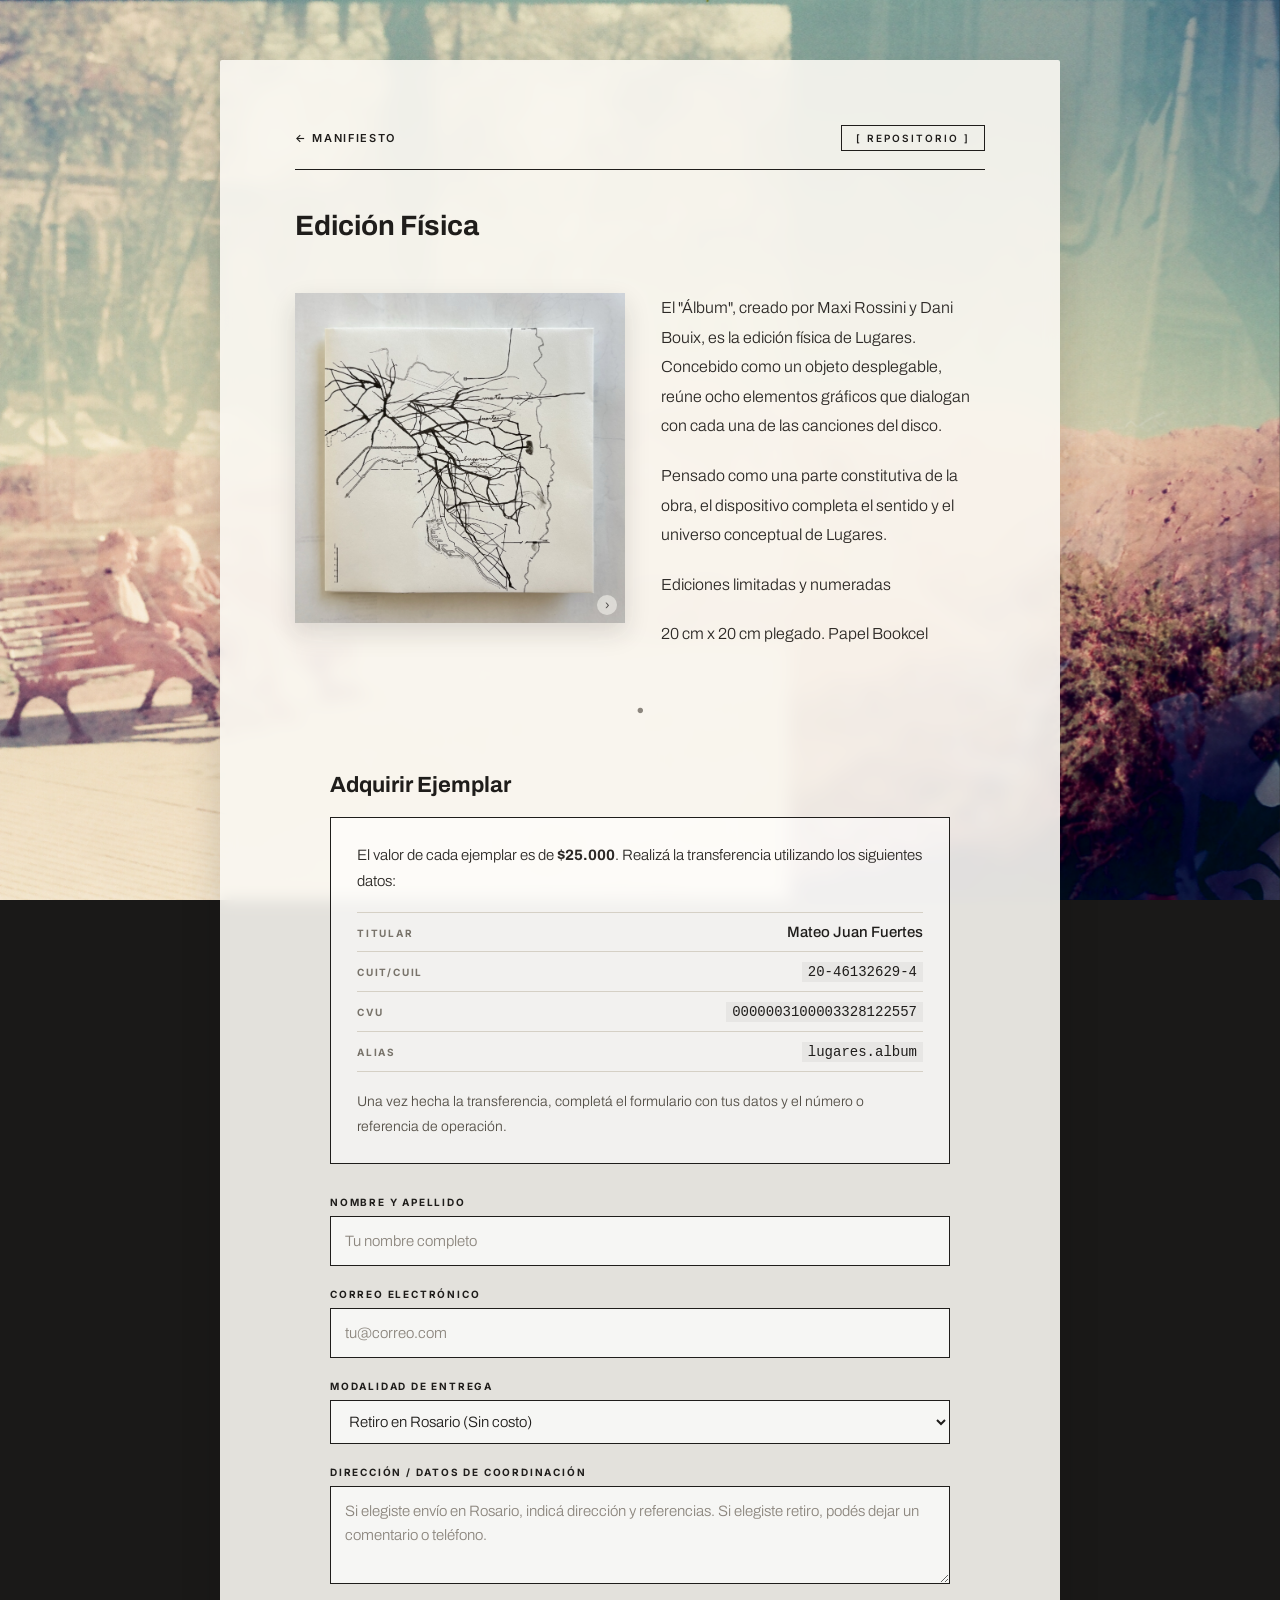
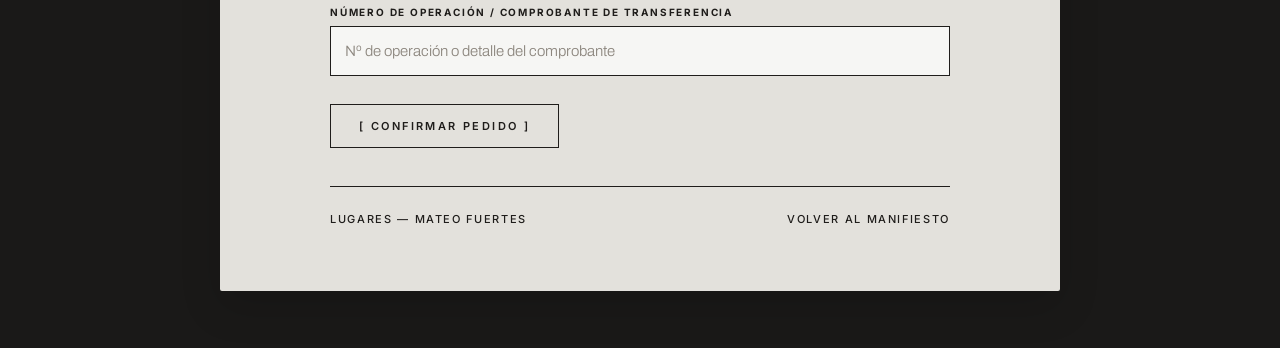
<file: edicion-fisica.html>
<!DOCTYPE html>
<html lang="es">
<head>
    <meta charset="UTF-8">
    <meta name="viewport" content="width=device-width, initial-scale=1.0">
    <title>EDICIÓN FÍSICA — LUGARES</title>
    <link rel="preconnect" href="https://fonts.googleapis.com">
    <link rel="preconnect" href="https://fonts.gstatic.com" crossorigin>
    <link href="https://fonts.googleapis.com/css2?family=Archivo:ital,wght@0,300;0,400;0,500;0,600;0,700;1,300;1,400&family=Inter:wght@400;500;600&display=swap" rel="stylesheet">
    <link rel="stylesheet" href="./style.css?v=11.0">
</head>
<body class="is-focused">

    <main class="paper-page">
        <header class="page-meta">
            <a href="./index.html" class="back-link">← MANIFIESTO</a>
            <div class="nav-badges">
                <a href="./repositorio.html" class="repo-badge-link">[ REPOSITORIO ]</a>
            </div>
        </header>

        <section class="physical-page-head">
            <h1 class="manifesto-title-v2">Edición Física</h1>
        </section>

       <!-- Parte superior: Imagen a la izquierda + Texto a la derecha -->
<section class="edicion-split">
    <div class="edicion-foto-box" id="edicionFotoBox">
        <img src="./lugares-album_1.jpg" alt="Edición física de Lugares" class="edicion-foto activa">
        <img src="./lugares-album_2.jpg" alt="Edición física de Lugares" class="edicion-foto">
        <img src="./lugares-album_4.jpg" alt="Edición física de Lugares" class="edicion-foto">
        <img src="./lugares-album_8.jpg" alt="Edición física de Lugares" class="edicion-foto">
        <img src="./lugares-album_11.jpg" alt="Edición física de Lugares" class="edicion-foto">
        <button type="button" class="edicion-flechita" onclick="cambiarFotoManual()" aria-label="Cambiar imagen">›</button>
    </div>

    <div class="edicion-texto-box">
        <p>El "Álbum", creado por Maxi Rossini y Dani Bouix, es la edición física de Lugares. Concebido como un objeto desplegable, reúne ocho elementos gráficos que dialogan con cada una de las canciones del disco.</p>
        <p>Pensado como una parte constitutiva de la obra, el dispositivo completa el sentido y el universo conceptual de Lugares.</p>
        <p> Ediciones limitadas y numeradas </p> 
        <p> 20 cm x 20 cm plegado. Papel Bookcel </p> 
    </div>
</section>

        <div class="modern-separator">•</div>

        <!-- Parte inferior: Precio, datos bancarios y formulario -->
        <section class="store-acquisition-block">
            <div class="store-title-row">
                <h2 class="store-heading">Adquirir Ejemplar</h2>
              
            </div>

            <div class="bank-data-panel">
                <p class="store-step">El valor de cada ejemplar es de <strong>$25.000</strong>. Realizá la transferencia utilizando los siguientes datos:</p>
                <dl class="bank-data-list">
                    <div class="bank-row">
                        <dt>Titular</dt>
                        <dd>Mateo Juan Fuertes</dd>
                    </div>
                    <div class="bank-row">
                        <dt>CUIT/CUIL</dt>
                        <dd><code>20-46132629-4</code></dd>
                    </div>
                    <div class="bank-row">
                        <dt>CVU</dt>
                        <dd><code>0000003100003328122557</code></dd>
                    </div>
                    <div class="bank-row">
                        <dt>Alias</dt>
                        <dd><code>lugares.album</code></dd>
                    </div>
                </dl>
                <p class="store-step store-step-secondary">Una vez hecha la transferencia, completá el formulario con tus datos y el número o referencia de operación.</p>
            </div>

            <!-- Reemplazá TU_FORM_ID por el ID de tu formulario en formspree.io -->
            <form action="https://formspree.io/f/xgakydqb" method="POST" class="store-form">
                <div class="form-group">
                    <label for="nombre">Nombre y Apellido</label>
                    <input type="text" id="nombre" name="nombre" required placeholder="Tu nombre completo">
                </div>

                <div class="form-group">
                    <label for="email">Correo electrónico</label>
                    <input type="email" id="email" name="email" required placeholder="tu@correo.com">
                </div>

                <div class="form-group">
                    <label for="entrega">Modalidad de entrega</label>
                    <select id="entrega" name="entrega" required>
                        <option value="Retiro en Rosario (Sin costo)">Retiro en Rosario (Sin costo)</option>
                        <option value="Envio en Rosario (Sin costo)">Envío en Rosario (Sin costo)</option>
                        <option value="Retiro en Buenos Aires (Sin costo)">Retiro en Buenos Aires (Sin costo)</option>
                    </select>
                </div>

                <div class="form-group">
                    <label for="direccion">Dirección / Datos de coordinación</label>
                    <textarea id="direccion" name="direccion" rows="3" placeholder="Si elegiste envío en Rosario, indicá dirección y referencias. Si elegiste retiro, podés dejar un comentario o teléfono."></textarea>
                </div>

                <div class="form-group">
                    <label for="comprobante">Número de Operación / Comprobante de Transferencia</label>
                    <input type="text" id="comprobante" name="comprobante" required placeholder="Nº de operación o detalle del comprobante">
                </div>

                <button type="submit" class="submit-order-btn">[ CONFIRMAR PEDIDO ]</button>
            </form>
        </section>

        <footer class="page-footer-v2">
            <div class="footer-core">
                <span class="listen-label">LUGARES — MATEO FUERTES</span>
                <a href="./index.html" class="listen-link">VOLVER AL MANIFIESTO</a>
            </div>
        </footer>
    </main>

    <script>
        const cajaFoto = document.getElementById('edicionFotoBox');
        const fotos = document.querySelectorAll('.edicion-foto');
        let idxFoto = 0;
        let intervaloFoto = null;

        function mostrarFoto(n) {
            if (!fotos.length) return;
            fotos[idxFoto].classList.remove('activa');
            idxFoto = (n + fotos.length) % fotos.length;
            fotos[idxFoto].classList.add('activa');
        }

        function cambiarFotoManual() {
            mostrarFoto(idxFoto + 1);
            reiniciarIntervalo();
        }

        function iniciarIntervalo() {
            detenerIntervalo();
            intervaloFoto = setInterval(() => {
                mostrarFoto(idxFoto + 1);
            }, 4500);
        }

        function detenerIntervalo() {
            if (intervaloFoto) {
                clearInterval(intervaloFoto);
                intervaloFoto = null;
            }
        }

        function reiniciarIntervalo() {
            iniciarIntervalo();
        }

        if (cajaFoto && fotos.length > 1) {
            cajaFoto.addEventListener('mouseenter', () => {
                detenerIntervalo();
                mostrarFoto(idxFoto + 1);
            });
            cajaFoto.addEventListener('mouseleave', () => {
                iniciarIntervalo();
            });
            iniciarIntervalo();
        }
    </script>
</body>
</html>
</file>
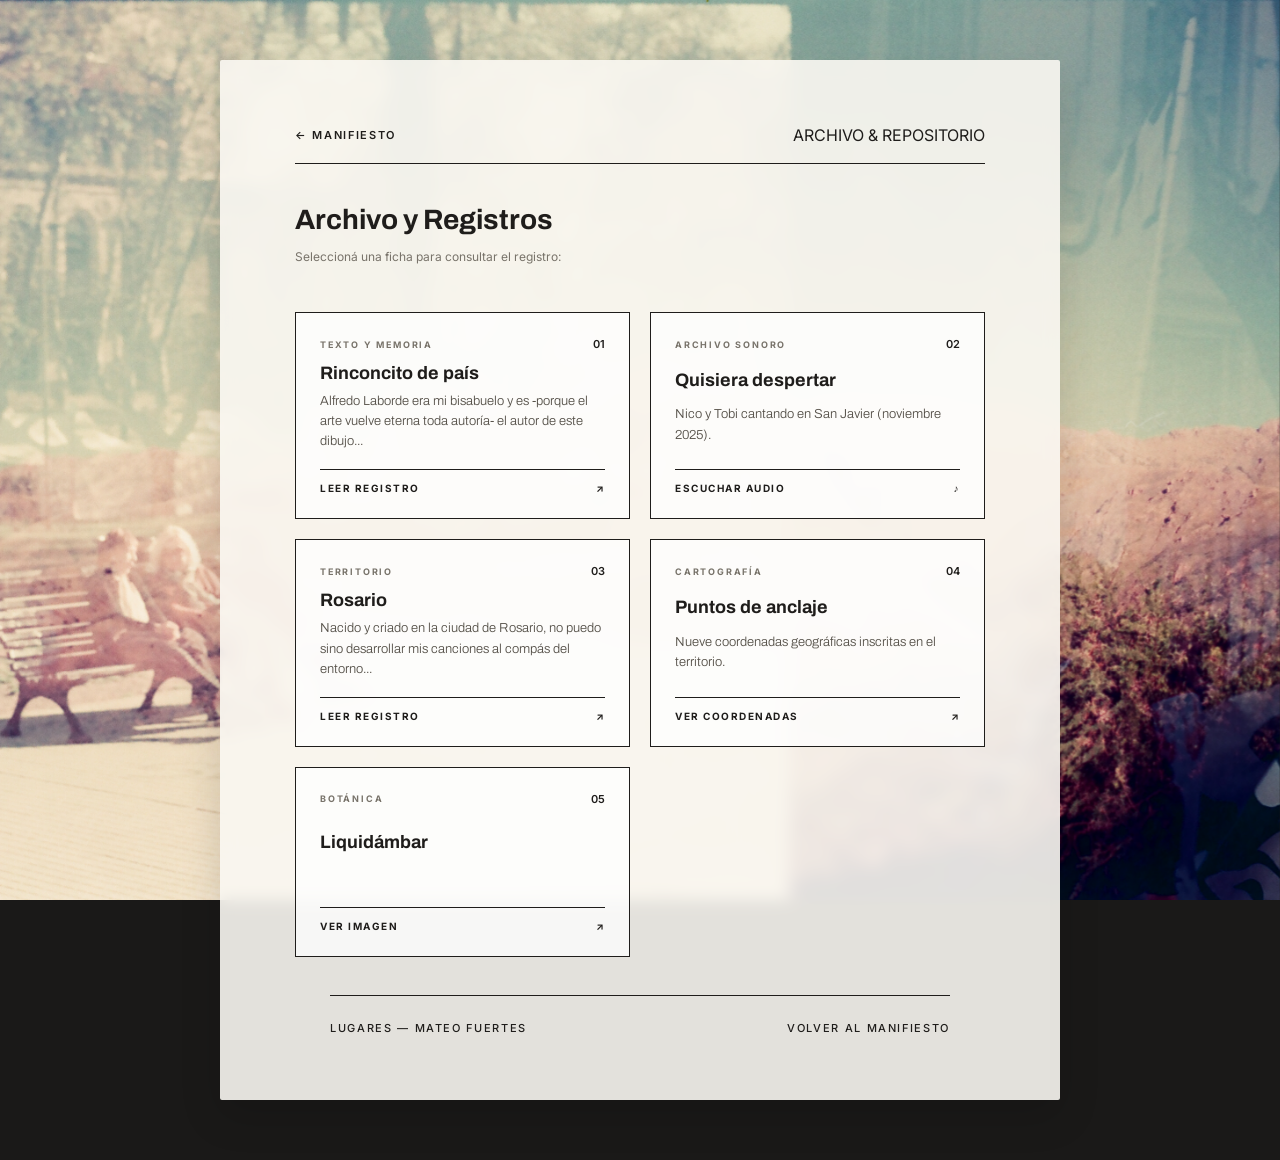
<file: repositorio.html>
<!DOCTYPE html>
<html lang="es">
<head>
    <meta charset="UTF-8">
    <meta name="viewport" content="width=device-width, initial-scale=1.0">
    <title>REPOSITORIO — LUGARES</title>
    <link rel="preconnect" href="https://fonts.googleapis.com">
    <link rel="preconnect" href="https://fonts.gstatic.com" crossorigin>
    <!-- Tipografía Archivo e Inter -->
    <link href="https://fonts.googleapis.com/css2?family=Archivo:ital,wght@0,300;0,400;0,500;0,600;0,700;1,300;1,400&family=Inter:wght@400;500;600&display=swap" rel="stylesheet">
    <link rel="stylesheet" href="./style.css?v=5.0">
</head>
<body class="is-focused">

    <main class="paper-page">
        <header class="page-meta">
            <a href="./index.html" class="back-link">← MANIFIESTO</a>
            <span class="repo-header-title">ARCHIVO & REPOSITORIO</span>
        </header>

        <section class="repo-head-clean">
            <h1 class="manifesto-title-v2">Archivo y Registros</h1>
            <p class="repo-instruction">Seleccioná una ficha para consultar el registro:</p>
        </section>

        <!-- Grilla de Tarjetas -->
        <div class="archive-cards-grid">

            <!-- Tarjeta 1: Rinconcito de país -->
            <article class="archive-card" onclick="openModal('modal-laborde')">
                <div class="card-head">
                    <span class="card-tag">TEXTO Y MEMORIA</span>
                    <span class="card-num">01</span>
                </div>
                <h2 class="card-title">Rinconcito de país</h2>
                <p class="card-excerpt">Alfredo Laborde era mi bisabuelo y es -porque el arte vuelve eterna toda autoría- el autor de este dibujo...</p>
                <div class="card-footer-action">
                    <span>LEER REGISTRO</span>
                    <span class="action-icon">↗</span>
                </div>
            </article>

            <!-- Tarjeta 2: Audio -->
            <article class="archive-card" onclick="openModal('modal-audio')">
                <div class="card-head">
                    <span class="card-tag">ARCHIVO SONORO</span>
                    <span class="card-num">02</span>
                </div>
                <h2 class="card-title">Quisiera despertar</h2>
                <p class="card-excerpt">Nico y Tobi cantando en San Javier (noviembre 2025).</p>
                <div class="card-footer-action">
                    <span>ESCUCHAR AUDIO</span>
                    <span class="action-icon">♪</span>
                </div>
            </article>

           <!-- Tarjeta 3: Rosario -->
            <article class="archive-card" onclick="openModal('modal-rosario')">
                <div class="card-head"> 
                    <span class="card-tag">TERRITORIO </span>
                    <span class="card-num">03</span>
                </div>
                <h2 class="card-title">Rosario</h2>
                <p class="card-excerpt">Nacido y criado en la ciudad de Rosario, no puedo sino desarrollar mis canciones al compás del entorno...
                <div class="card-footer-action">
                    <span>LEER REGISTRO</span>
                    <span class="action-icon">↗</span>
                </div>
            </article>

            <!-- Tarjeta 4: Cartografía -->
            <article class="archive-card" onclick="openModal('modal-coords')">
                <div class="card-head">
                    <span class="card-tag">CARTOGRAFÍA</span>
                    <span class="card-num">04</span>
                </div>
                <h2 class="card-title">Puntos de anclaje</h2>
                <p class="card-excerpt">Nueve coordenadas geográficas inscritas en el territorio.</p>
                <div class="card-footer-action">
                    <span>VER COORDENADAS</span>
                    <span class="action-icon">↗</span>
                </div>
            </article>

            <!-- Tarjeta 5: Liquidambar -->
            <article class="archive-card" onclick="openModal('modal-liquidambar')">
                <div class="card-head">
                    <span class="card-tag">BOTÁNICA</span>
                    <span class="card-num">05</span>
                </div>
                <h2 class="card-title">Liquidámbar</h2>
                <p class="card-excerpt">
                <div class="card-footer-action">
                    <span>VER IMAGEN</span>
                    <span class="action-icon">↗</span>
                </div>
            </article>

        </div>

        <footer class="page-footer-v2">
            <div class="footer-core">
                <span class="listen-label">LUGARES — MATEO FUERTES</span>
                <a href="./index.html" class="listen-link">VOLVER AL MANIFIESTO</a>
            </div>
        </footer>
    </main>

    <!-- HOJAS DESPLEGABLES (MODALES) -->

    <!-- Modal Alfredo Laborde -->
    <div id="modal-laborde" class="modal-overlay" onclick="closeModalOnOuter(event, 'modal-laborde')">
        <div class="modal-paper">
            <button class="close-btn" onclick="closeModal('modal-laborde')">✕ CERRAR</button>
            <span class="fragment-tag">[Rinconcito de país]</span>
            
            <div class="repo-image-frame">
                <img src="./Laborde.jpeg" alt="Dibujo de Alfredo Laborde" class="repo-img blend-img">
            </div>

            <div class="modal-body-text">
                <p>Alfredo Laborde era mi bisabuelo y es -porque el arte vuelve eterna toda autoría- el autor de este dibujo. En algún momento de su vida, que para mí siempre fue un completo misterio, los caminos lo llevaron a Traslasierra, en Córdoba, y llegó a un poblado perdido en medio del camino al Champaquí: San Javier. Aquel Caserío, en 1920, no tenía más que una iglesia, una plaza, algunos ranchos y poco más.</p>
                <p>Sin dudas, algo de aquel paisaje serrano lo cautivó, porque plasmó a San Javier en más de una obra.</p>
                <p>Setenta años después, por pura casualidad, mis padres llegaron al mismo lugar. Se enamoraron de esa plaza, probablemente de la misma forma que lo hizo Alfredo. Construyeron una casa y, desde entonces, San Javier se volvió parte inseparable de nuestra historia.</p>
                <p>San Javier es para mí, y para mi familia, un lugar mágico. Yo me críe entre Rosario y San Javier. Soy -y siempre fui- un poco de acá y un poco de allá. Ese rinconcito de este inmenso país es, para mí, el más sagrado de los lugares.</p>
                <p>Este es un homenaje a Alfredo Laborde, a quien nunca conocí, pero con quién comparto, además del linaje, un profundo amor por San Javier, nuestro lugar.</p>
            </div>
        </div>
    </div>

    <!-- Modal Audio -->
    <div id="modal-audio" class="modal-overlay" onclick="closeModalOnOuter(event, 'modal-audio')">
        <div class="modal-paper">
            <button class="close-btn" onclick="closeModal('modal-audio')">✕ CERRAR</button>
            <span class="fragment-tag">ARCHIVO SONORO</span>
            <h2 class="modal-title">Quisiera despertar</h2>
            
            <div class="audio-player-box">
                <audio controls class="custom-audio">
                    <source src="./nico-tobi-queriendo-despertar.mp3" type="audio/mpeg">
                    Tu navegador no soporta la reproducción de audio.
                </audio>
            </div>
            
            <p class="repo-caption">
                Nico y Tobi cantando “Quisiera despertar” de El Príncipe. San Javier, noviembre 2025.
            </p>
        </div>
    </div>

    <!-- Rosario -->
    <div id="modal-rosario" class="modal-overlay" onclick="closeModalOnOuter(event, 'modal-rosario')">
        <div class="modal-paper">
            <button class="close-btn" onclick="closeModal('modal-rosario')">✕ CERRAR</button>
            <span class="fragment-tag">[Rosario]</span>
            
            <div class="repo-image-frame">
                <img src="./Rosario.jpeg" alt="Rosario" class="repo-img blend-img">
            </div>

            <div class="modal-body-text">
                <p>Nacido y criado en la ciudad de Rosario, no puedo sino desarrollar mis canciones al compás del entorno. El río Paraná, ineludible; las calles, arterias de una vida; la música, los bares, los amigos, la cancha. Todo eso que es Rosario, y que también soy yo, se trasluce entre los versos.</p>
                <p>Pero hay algo más allá... Si vas para aquel lado están las sierras; si vas para el otro, el mar. ¿Qué somos, sino todo aquello? ¿Qué somos, sino los lugares? </p>
                <p> _ <p>
                <p> Foto: Morena Colucci @morenacci <p>
            </div>
        </div>
    </div>

    <!-- Modal Cartografía -->
    <div id="modal-coords" class="modal-overlay" onclick="closeModalOnOuter(event, 'modal-coords')">
        <div class="modal-paper">
            <button class="close-btn" onclick="closeModal('modal-coords')">✕ CERRAR</button>
            <span class="fragment-tag">CARTOGRAFÍA</span>
            <h2 class="modal-title">Puntos de anclaje</h2>
            <p class="coords-intro">Nueve coordenadas geográficas inscritas en el territorio:</p>
            
            <ul class="coords-list">
                <li><code>32°01'35.7"S 65°01'48.7"W</code></li>
                <li><code>32°54'51.3"S 60°40'28.0"W</code></li>
                <li><code>32°51'31.3"S 60°40'53.1"W</code></li>
                <li><code>32°57'23.8"S 60°39'35.5"W</code></li>
                <li><code>32°56'01.5"S 60°40'05.9"W</code></li>
                <li><code>32°56'02.7"S 60°39'37.6"W</code></li>
                <li><code>32°55'42.1"S 60°41'21.5"W</code></li>
                <li><code>32°55'27.3"S 60°44'18.5"W</code></li>
                <li><code>43°32'32.2"N 6°32'08.6"W</code></li>
            </ul>
        </div>
    </div>

      <!-- Liquidámbar -->
    <div id="modal-liquidambar" class="modal-overlay" onclick="closeModalOnOuter(event, 'modal-liquidambar')">
        <div class="modal-paper">
            <button class="close-btn" onclick="closeModal('modal-liquidambar')">✕ CERRAR</button>
            <span class="fragment-tag">[Rosario]</span>
            
            <div class="repo-image-frame">
                <img src="./Liquidambar.jpg" alt="Liquidambar" class="repo-img blend-img">
            </div>

            <div class="modal-body-text">
                <p> Fruto del liquidámbar (Liquidambar styraciflua) extraído del jardín de casa.</p>
                <p>
                
            </div>
        </div>
    </div>
    <script>
        function openModal(id) {
            const modal = document.getElementById(id);
            if (modal) modal.classList.add('active');
        }

        function closeModal(id) {
            const modal = document.getElementById(id);
            if (modal) modal.classList.remove('active');
        }

        function closeModalOnOuter(event, id) {
            if (event.target.classList.contains('modal-overlay')) {
                closeModal(id);
            }
        }
    </script>
</body>
</html>
</file>
<file: style.css>
*, *::before, *::after {
    box-sizing: border-box;
    margin: 0;
    padding: 0;
}

body::before {
    content: "";
    position: fixed;
    top: 0;
    left: 0;
    width: 100vw;
    height: 100vh;
    background-image: url('luagres.jpg');
    background-size: cover;
    background-position: center center;
    background-repeat: no-repeat;
    z-index: -1;
}

body {
    background-color: #1a1918;
    color: #1f1d1b;
    font-family: 'Archivo', sans-serif;
    min-height: 100vh;
    display: flex;
    justify-content: center;
    align-items: center;
    padding: 60px 20px;
    overflow-x: hidden;
    -webkit-font-smoothing: antialiased;
}

/* Pantalla de entrada */
.intro-overlay {
    position: fixed;
    top: 0;
    left: 0;
    width: 100%;
    height: 100%;
    z-index: 1000;
    display: flex;
    justify-content: center;
    align-items: center;
    background: rgba(0, 0, 0, 0.2);
    cursor: pointer;
    transition: opacity 0.8s ease, visibility 0.8s ease;
}

.intro-box {
    display: flex;
    flex-direction: column;
    align-items: center;
    gap: 25px;
    text-align: center;
    padding: 20px;
}

.intro-brand {
    font-family: 'Inter', sans-serif;
    font-size: 12px;
    font-weight: 600;
    letter-spacing: 0.3em;
    text-transform: uppercase;
    color: #ffffff;
    text-shadow: 0 2px 12px rgba(0, 0, 0, 0.4);
}

.enter-btn {
    background: #faf8f2;
    border: 1px solid #1f1d1b;
    color: #1f1d1b;
    font-family: 'Inter', sans-serif;
    font-size: 10px;
    font-weight: 600;
    letter-spacing: 0.25em;
    text-transform: uppercase;
    padding: 14px 32px;
    border-radius: 0px;
    cursor: pointer;
    box-shadow: 0 10px 25px rgba(0, 0, 0, 0.15);
    transition: all 0.3s ease;
}

.intro-overlay:hover .enter-btn {
    background: #1f1d1b;
    color: #faf8f2;
}

body.is-distanced .paper-page {
    opacity: 0;
    transform: scale(0.9) translateY(30px);
    pointer-events: none;
}

/* Hoja principal */
.paper-page {
    background-color: rgba(250, 248, 242, 0.9);
    backdrop-filter: blur(8px);
    -webkit-backdrop-filter: blur(8px);
    width: 100%;
    max-width: 840px;
    padding: 65px 75px;
    border-radius: 2px;
    box-shadow: 0 15px 40px rgba(0, 0, 0, 0.15);
    display: flex;
    flex-direction: column;
    gap: 38px;
    transition: transform 1s cubic-bezier(0.16, 1, 0.3, 1), opacity 0.8s ease;
    position: relative;
    z-index: 1;
}

body.is-focused .intro-overlay {
    opacity: 0;
    visibility: hidden;
    pointer-events: none;
}

body.is-focused .paper-page {
    opacity: 1;
    transform: scale(1) translateY(0);
}

/* Encabezado superior */
.page-meta {
    display: flex;
    justify-content: space-between;
    align-items: center;
    flex-wrap: wrap;
    gap: 15px;
    font-family: 'Inter', sans-serif;
    padding-bottom: 18px;
    border-bottom: 1px solid #1f1d1b;
}

.meta-brand {
    display: flex;
    align-items: center;
    gap: 8px;
}

.album-title {
    font-size: 11px;
    font-weight: 700;
    letter-spacing: 0.2em;
    color: #1f1d1b;
}

.meta-sep {
    font-size: 11px;
    color: #8c867e;
}

.artist-sub {
    font-size: 11px;
    letter-spacing: 0.15em;
    color: #555048;
}

.nav-badges {
    display: flex;
    flex-wrap: wrap;
    gap: 10px;
}

.repo-badge-link {
    display: inline-block;
    background: transparent;
    color: #1f1d1b;
    border: 1px solid #1f1d1b;
    padding: 6px 14px;
    border-radius: 0px;
    text-decoration: none;
    font-family: 'Inter', sans-serif;
    font-size: 10px;
    font-weight: 600;
    letter-spacing: 0.2em;
    transition: all 0.25s ease;
}

.repo-badge-link:hover {
    background: #1f1d1b;
    color: #faf8f2;
}

.back-link {
    font-family: 'Inter', sans-serif;
    font-size: 11px;
    font-weight: 600;
    letter-spacing: 0.15em;
    color: #1f1d1b;
    text-decoration: none;
}

/* Manifiesto */
.manifesto-content-v2 {
    max-width: 600px;
    margin: 0 auto;
    text-align: left;
    width: 100%;
}

.manifesto-header-img-box {
    width: 100%;
    max-width: 420px;
    margin: 10px auto 45px auto;
    display: flex;
    justify-content: center;
}

.manifesto-header-img {
    width: 100%;
    height: auto;
    display: block;
    mix-blend-mode: multiply;
    filter: contrast(1.05) brightness(0.98);
}

.manifesto-title-v2 {
    font-family: 'Archivo', sans-serif;
    font-size: 28px;
    font-weight: 700;
    line-height: 1.25;
    color: #1f1d1b;
    margin-bottom: 12px;
}

.manifesto-content-v2 p {
    font-family: 'Archivo', sans-serif;
    font-size: 16px;
    line-height: 1.85;
    font-weight: 300;
    color: #2c2926;
    margin-bottom: 24px;
}

.modern-separator {
    text-align: center;
    font-size: 22px;
    color: #8c867e;
    margin: 12px 0;
}

.repo-instruction {
    font-family: 'Inter', sans-serif;
    font-size: 12px;
    color: #78736a;
}

/* Grilla del Repositorio */
.archive-cards-grid {
    display: grid;
    grid-template-columns: repeat(2, 1fr);
    gap: 20px;
    margin-top: 10px;
}

.archive-card {
    background-color: rgba(255, 255, 255, 0.75);
    border: 1px solid #1f1d1b;
    border-radius: 0px;
    padding: 24px;
    cursor: pointer;
    display: flex;
    flex-direction: column;
    justify-content: space-between;
    min-height: 190px;
    transition: all 0.25s ease;
}

.archive-card:hover {
    background-color: #ffffff;
    transform: translateY(-3px);
    box-shadow: 0 8px 20px rgba(0, 0, 0, 0.06);
}

.card-head {
    display: flex;
    justify-content: space-between;
    align-items: center;
    margin-bottom: 12px;
}

.card-tag {
    font-family: 'Inter', sans-serif;
    font-size: 9px;
    font-weight: 700;
    letter-spacing: 0.2em;
    color: #78736a;
    text-transform: uppercase;
}

.card-num {
    font-family: 'Inter', sans-serif;
    font-size: 11px;
    font-weight: 600;
    color: #1f1d1b;
}

.card-title {
    font-family: 'Archivo', sans-serif;
    font-size: 18px;
    font-weight: 700;
    color: #1f1d1b;
    margin-bottom: 8px;
}

.card-excerpt {
    font-family: 'Archivo', sans-serif;
    font-size: 13px;
    line-height: 1.55;
    color: #555048;
    font-weight: 300;
    margin-bottom: 18px;
}

.card-footer-action {
    display: flex;
    justify-content: space-between;
    align-items: center;
    font-family: 'Inter', sans-serif;
    font-size: 10px;
    font-weight: 700;
    letter-spacing: 0.15em;
    color: #1f1d1b;
    padding-top: 12px;
    border-top: 1px solid #1f1d1b;
}

/* Modales del Repositorio */
.modal-overlay {
    position: fixed;
    top: 0;
    left: 0;
    width: 100vw;
    height: 100vh;
    background: rgba(0, 0, 0, 0.65);
    backdrop-filter: blur(6px);
    z-index: 2000;
    display: flex;
    justify-content: center;
    align-items: center;
    padding: 20px;
    opacity: 0;
    visibility: hidden;
    transition: all 0.3s ease;
}

.modal-overlay.active {
    opacity: 1;
    visibility: visible;
}

.modal-paper {
    background: #faf8f2;
    width: 100%;
    max-width: 620px;
    max-height: 85vh;
    overflow-y: auto;
    padding: 40px 45px;
    border-radius: 0px;
    border: 1px solid #1f1d1b;
    box-shadow: 0 25px 60px rgba(0, 0, 0, 0.35);
    position: relative;
}

.close-btn {
    position: absolute;
    top: 25px;
    right: 25px;
    background: none;
    border: none;
    font-family: 'Inter', sans-serif;
    font-size: 10px;
    font-weight: 700;
    letter-spacing: 0.15em;
    cursor: pointer;
    color: #78736a;
}

.close-btn:hover {
    color: #1f1d1b;
}

.fragment-tag {
    font-family: 'Inter', sans-serif;
    font-size: 9px;
    font-weight: 700;
    letter-spacing: 0.25em;
    color: #78736a;
    text-transform: uppercase;
}

.modal-title {
    font-family: 'Archivo', sans-serif;
    font-size: 24px;
    font-weight: 700;
    margin: 15px 0 20px 0;
    color: #1f1d1b;
}

.modal-body-text p {
    font-family: 'Archivo', sans-serif;
    font-size: 15px;
    line-height: 1.85;
    color: #2c2926;
    margin-bottom: 20px;
    font-weight: 300;
}

.repo-image-frame {
    width: 100%;
    margin: 20px 0;
    border: 1px solid #1f1d1b;
    overflow: hidden;
}

.repo-img {
    width: 100%;
    height: auto;
    display: block;
}

.audio-player-box {
    background: #f0ece1;
    padding: 18px;
    border: 1px solid #1f1d1b;
    margin: 20px 0 15px 0;
}

.custom-audio {
    width: 100%;
}

.repo-caption {
    font-family: 'Archivo', sans-serif;
    font-size: 14px;
    font-style: italic;
    color: #666058;
    line-height: 1.6;
}

.coords-intro {
    font-family: 'Inter', sans-serif;
    font-size: 12px;
    color: #78736a;
    margin-bottom: 20px;
}

.coords-list {
    list-style: none;
    display: flex;
    flex-direction: column;
    gap: 10px;
}

.coords-list li {
    border-bottom: 1px dashed #1f1d1b;
    padding-bottom: 8px;
}

.coords-list code {
    font-family: monospace;
    font-size: 13px;
    color: #1f1d1b;
}

/* EDICIÓN FÍSICA: Parte superior en 2 columnas limpias */
.edicion-split {
    display: grid;
    grid-template-columns: 330px minmax(0, 1fr);
    gap: 36px;
    align-items: start;
}

.edicion-foto-box {
    position: relative;
    width: 100%;
    max-width: 330px;
}

.edicion-foto {
    display: none;
    width: 100%;
    max-width: 100%;
    height: auto;
    box-shadow: 0 10px 24px rgba(31, 29, 27, 0.14);
}

.edicion-foto.activa {
    display: block;
}

.edicion-flechita {
    position: absolute;
    right: 8px;
    bottom: 8px;
    width: 20px;
    height: 20px;
    border: none;
    border-radius: 50%;
    background: rgba(250, 248, 242, 0.78);
    color: #1f1d1b;
    font-family: 'Inter', sans-serif;
    font-size: 12px;
    line-height: 1;
    cursor: pointer;
    display: flex;
    align-items: center;
    justify-content: center;
    opacity: 0.7;
    transition: opacity 0.2s ease, background-color 0.2s ease;
}

.edicion-foto-box:hover .edicion-flechita,
.edicion-flechita:hover {
    opacity: 1;
    background: rgba(250, 248, 242, 0.96);
}

.edicion-texto-box p {
    font-family: 'Archivo', sans-serif;
    font-size: 16px;
    line-height: 1.85;
    color: #2c2926;
    font-weight: 300;
    margin-bottom: 20px;
}

.edicion-texto-box p:last-child {
    margin-bottom: 0;
}

/* EDICIÓN FÍSICA: Precio, datos bancarios y formulario */
.store-acquisition-block {
    max-width: 620px;
    width: 100%;
    margin: 0 auto;
}

.store-title-row {
    display: flex;
    justify-content: space-between;
    align-items: baseline;
    gap: 16px;
    margin-bottom: 20px;
}

.store-heading {
    font-family: 'Archivo', sans-serif;
    font-size: 22px;
    font-weight: 700;
    color: #1f1d1b;
}

.edition-price {
    font-family: 'Archivo', sans-serif;
    font-size: 20px;
    font-weight: 600;
    letter-spacing: 0.04em;
    color: #1f1d1b;
}

.bank-data-panel {
    background: rgba(255, 255, 255, 0.55);
    border: 1px solid #1f1d1b;
    padding: 24px 26px;
    margin-bottom: 32px;
}

.store-step {
    font-family: 'Archivo', sans-serif;
    font-size: 15px;
    line-height: 1.75;
    font-weight: 300;
    color: #2c2926;
    margin-bottom: 18px;
}

.store-step-secondary {
    margin-top: 18px;
    margin-bottom: 0;
    font-size: 14px;
    color: #555048;
}

.bank-data-list {
    display: flex;
    flex-direction: column;
    border-top: 1px solid #d5d0c5;
}

.bank-row {
    display: flex;
    justify-content: space-between;
    align-items: baseline;
    gap: 16px;
    padding: 11px 0;
    border-bottom: 1px solid #d5d0c5;
}

.bank-row dt {
    font-family: 'Inter', sans-serif;
    font-size: 10px;
    font-weight: 700;
    letter-spacing: 0.18em;
    text-transform: uppercase;
    color: #78736a;
    flex-shrink: 0;
}

.bank-row dd {
    font-family: 'Archivo', sans-serif;
    font-size: 15px;
    font-weight: 500;
    color: #1f1d1b;
    text-align: right;
    word-break: break-all;
}

.bank-row code {
    font-family: monospace;
    font-size: 14px;
    color: #1f1d1b;
    background: rgba(31, 29, 27, 0.05);
    padding: 2px 6px;
}

.store-form {
    display: flex;
    flex-direction: column;
    gap: 22px;
}

.form-group {
    display: flex;
    flex-direction: column;
    gap: 8px;
}

.form-group label {
    font-family: 'Inter', sans-serif;
    font-size: 10px;
    font-weight: 700;
    letter-spacing: 0.18em;
    text-transform: uppercase;
    color: #1f1d1b;
}

.form-group input,
.form-group select,
.form-group textarea {
    width: 100%;
    font-family: 'Archivo', sans-serif;
    font-size: 15px;
    line-height: 1.6;
    font-weight: 300;
    padding: 12px 14px;
    border: 1px solid #1f1d1b;
    background-color: rgba(255, 255, 255, 0.72);
    border-radius: 0px;
    color: #1f1d1b;
    transition: background-color 0.2s ease, border-color 0.2s ease;
}

.form-group input::placeholder,
.form-group textarea::placeholder {
    color: #8c867e;
}

.form-group input:focus,
.form-group select:focus,
.form-group textarea:focus {
    outline: none;
    background-color: rgba(255, 255, 255, 0.96);
    border-color: #1f1d1b;
    box-shadow: inset 3px 0 0 #1f1d1b;
}

.form-group textarea {
    resize: vertical;
    min-height: 82px;
}

.submit-order-btn {
    align-self: flex-start;
    background: transparent;
    color: #1f1d1b;
    font-family: 'Inter', sans-serif;
    font-size: 11px;
    font-weight: 600;
    letter-spacing: 0.22em;
    text-transform: uppercase;
    padding: 14px 28px;
    border: 1px solid #1f1d1b;
    border-radius: 0px;
    cursor: pointer;
    margin-top: 6px;
    transition: all 0.25s ease;
}

.submit-order-btn:hover {
    background: #1f1d1b;
    color: #faf8f2;
}

/* Pie de página */
.page-footer-v2 {
    max-width: 620px;
    margin: 0 auto;
    padding-top: 25px;
    border-top: 1px solid #1f1d1b;
    width: 100%;
}

.footer-core {
    display: flex;
    justify-content: space-between;
    align-items: center;
    font-family: 'Inter', sans-serif;
    font-size: 11px;
    font-weight: 500;
    letter-spacing: 0.15em;
    text-transform: uppercase;
}

.listen-label {
    color: #1f1d1b;
}

.listen-action {
    display: flex;
    gap: 30px;
}

.listen-link {
    color: #1f1d1b;
    text-decoration: none;
    transition: opacity 0.3s ease;
}

.listen-link:hover {
    opacity: 0.6;
}

@media (max-width: 768px) {
    body {
        padding: 30px 15px;
    }

    .paper-page {
        padding: 40px 22px;
        gap: 30px;
    }

    .archive-cards-grid {
        grid-template-columns: 1fr;
    }

    .edicion-split {
        grid-template-columns: 1fr;
        gap: 24px;
    }

    .edicion-foto-box {
        max-width: 100%;
    }

    .store-title-row {
        flex-direction: column;
        gap: 4px;
    }

    .bank-row {
        flex-direction: column;
        gap: 4px;
    }

    .bank-row dd {
        text-align: left;
    }

    .submit-order-btn {
        width: 100%;
        text-align: center;
    }

    .footer-core {
        flex-direction: column;
        align-items: flex-start;
        gap: 15px;
    }
}
</file>
